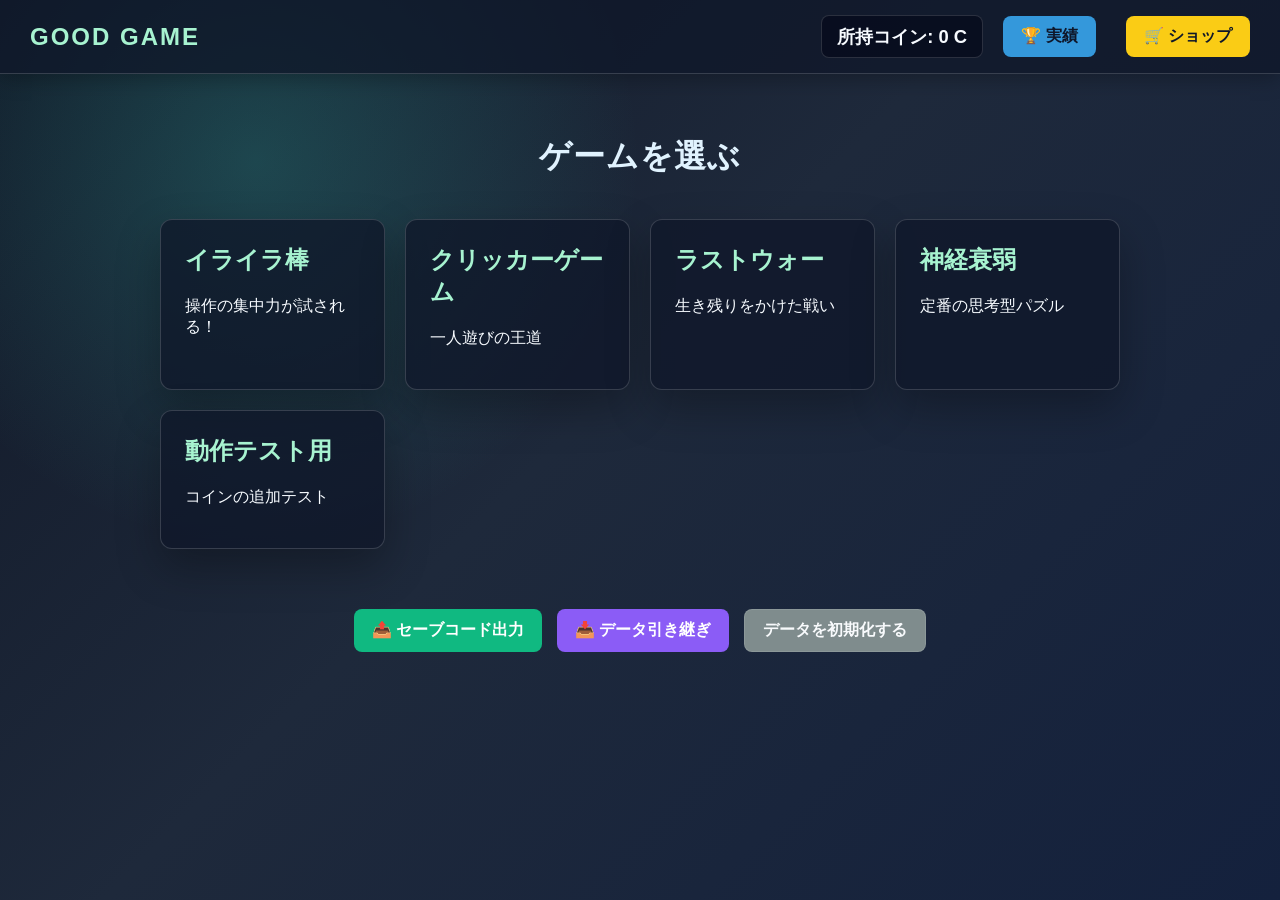
<file: index.html>
<!DOCTYPE html>
<html lang="ja">
<head>
  <meta charset="UTF-8">
  <title>GOOD GAME - ホーム</title>
  <link rel="stylesheet" href="./common/main.css">
</head>
<body>

  <header class="navbar">
    <div class="logo">GOOD GAME</div>
    
    <div id="player-title" style="text-align: center; display: none;">
      <div id="player-title-name" style="color: #fde047; font-weight: 800; font-size: 1.15rem; text-shadow: 0 0 10px rgba(253, 224, 71, 0.4);">---</div>
    </div>

    <div class="nav-right">
      <div class="coin-display">所持コイン: <span id="ui-coin">0</span> C</div>
      
      <a href="./common/achievements/index.html" class="btn shop-btn" style="background-color: #3498db; margin-right: 10px;">🏆 実績</a>
      
      <a href="./common/shop/index.html" class="btn shop-btn">🛒 ショップ</a>
    </div>
  </header>

  <main class="container">
    <h1 class="page-title">ゲームを選ぶ</h1>
    
    <div class="game-grid">
      <a href="./イライラ棒/index.html" class="game-card">
        <h2>イライラ棒</h2>
        <p>操作の集中力が試される！</p>
      </a>
      
      <a href="./マインスイーパー/index.html" class="game-card">
        <h2>クリッカーゲーム</h2>
        <p>一人遊びの王道</p>
      </a>
      
      <a href="./ラストウォー/index.html" class="game-card">
        <h2>ラストウォー</h2>
        <p>生き残りをかけた戦い</p>
      </a>
      
      <a href="./ソリティア/index.html" class="game-card">
        <h2>神経衰弱</h2>
        <p>定番の思考型パズル</p>
      </a>
      
      <a href="./test/index.html" class="game-card">
        <h2>動作テスト用</h2>
        <p>コインの追加テスト</p>
      </a>
    </div>

    <div style="text-align: center; margin-top: 60px; display: flex; justify-content: center; gap: 15px;">
      <button id="btn-export-save" class="btn" style="background-color: #10b981; color: white;">📤 セーブコード出力</button>
      <button id="btn-import-save" class="btn" style="background-color: #8b5cf6; color: white;">📥 データ引き継ぎ</button>
      <button id="btn-trigger-reset" class="btn back-btn" style="background-color: #7f8c8d;">データを初期化する</button>
    </div>

  </main>

  <div id="reset-modal" class="modal-overlay" style="display: none;">
    <div class="modal-content">
      <h2 id="modal-title">⚠️ 警告</h2>
      <p id="modal-text">すべてのデータ（所持コイン、購入したアイテム）を消去します。本当によろしいですか？</p>
      <div class="modal-buttons">
        <button id="btn-cancel-reset" class="btn back-btn">やめる</button>
        <button id="btn-next-reset" class="btn danger-btn">はい、消去します</button>
      </div>
    </div>
  </div>

  <script src="./common/master_data.js"></script>
  <script src="./common/main.js"></script>
  <script src="./common/reset.js"></script>
  <script src="./common/home.js"></script>

</body>
</html>
</file>
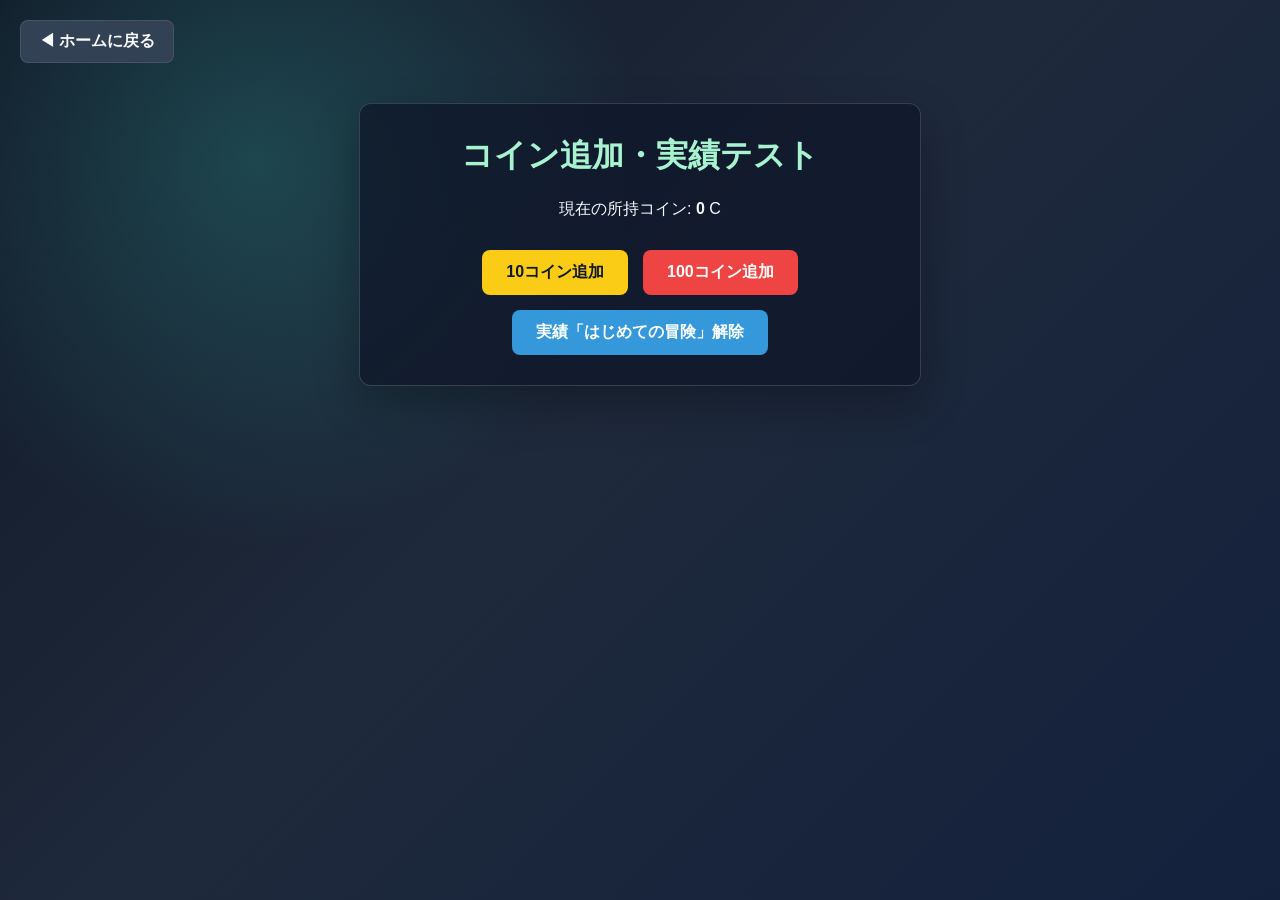
<file: test/index.html>
<!DOCTYPE html>
<html lang="ja">
<head>
  <meta charset="UTF-8">
  <title>テストゲーム</title>
  <link rel="stylesheet" href="./style.css">
</head>
<body>
  <!-- ホームに戻るボタン -->
  <a href="../index.html" class="back-btn">◀ ホームに戻る</a>

  <main class="container">
    <h1>コイン追加・実績テスト</h1>
    <p>現在の所持コイン: <strong id="ui-coin">0</strong> C</p>

    <div class="button-area">
      <button onclick="gainCoins(10)" class="action-btn">10コイン追加</button>
      <button onclick="gainCoins(100)" class="action-btn special-btn">100コイン追加</button>
      
      <!-- ★追加：実績解除テスト用ボタン -->
      <button onclick="testUnlockAchievement()" class="action-btn" style="background-color: #3498db; color: white;">実績「はじめての冒険」解除</button>
    </div>
  </main>

  <!-- まず共通システムを読み込んで GameSystem を使えるようにする -->
  <script src="../common/master_data.js"></script>
  <script src="../common/main.js"></script>
  <!-- その後に、このテストゲーム専用のJSを読み込む -->
  <script src="./main.js"></script>
</body>
</html>
</file>
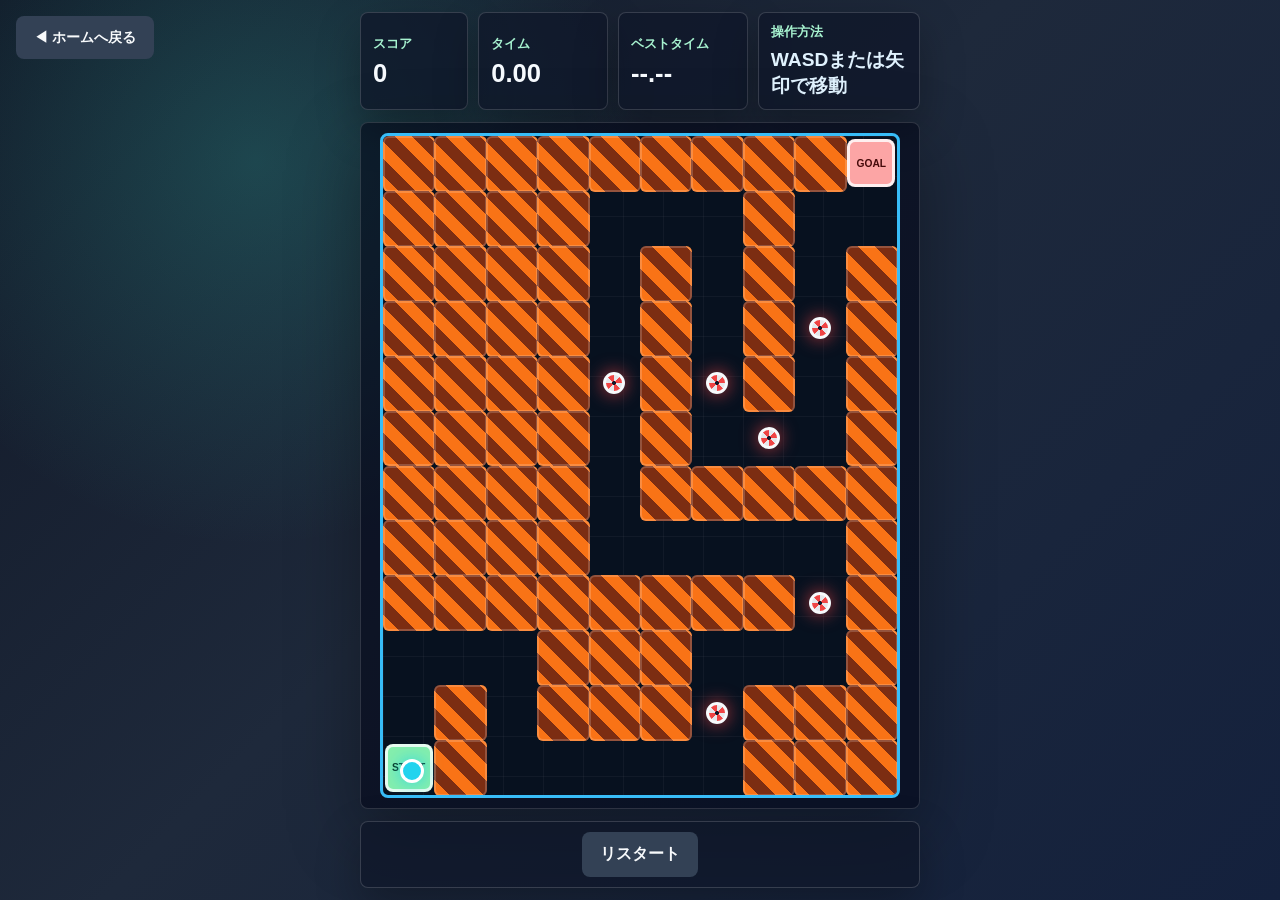
<file: イライラ棒/index.html>
<!DOCTYPE html>
<html lang="ja">
<head>
  <meta charset="UTF-8">
  <meta name="viewport" content="width=device-width, initial-scale=1.0">
  <title>イライラ棒ゲーム</title>
  <link rel="stylesheet" href="style.css">
</head>
<body>
  <a class="button-link main-back-button" href="../index.html">◀ ホームへ戻る</a>

  <main class="app">
    <section class="top-bar" aria-label="ゲーム情報">
      <div class="info-box">
        <span class="label">スコア</span>
        <span id="score" class="value">0</span>
      </div>
      <div class="info-box">
        <span class="label">タイム</span>
        <span id="time" class="value">0.00</span>
      </div>
      <div class="info-box">
        <span class="label">ベストタイム</span>
        <span id="bestTime" class="value">--.--</span>
      </div>
      <div class="info-box control-box">
        <span class="label">操作方法</span>
        <span class="control-text">WASDまたは矢印で移動</span>
      </div>
    </section>

    <section class="game-panel" aria-label="イライラ棒ゲーム">
      <div id="gameArea" class="game-area">
        <div id="startZone" class="zone start-zone">START</div>
        <div id="goalZone" class="zone goal-zone">GOAL</div>
        <div id="cursor" class="cursor" aria-hidden="true"></div>
      </div>
    </section>

    <div class="actions">
      <button id="restartButton" type="button">リスタート</button>
    </div>
  </main>
  <script src="../common/master_data.js"></script>
  <script src="../common/main.js"></script>
  <script src="script.js"></script>
</body>
</html>
</file>
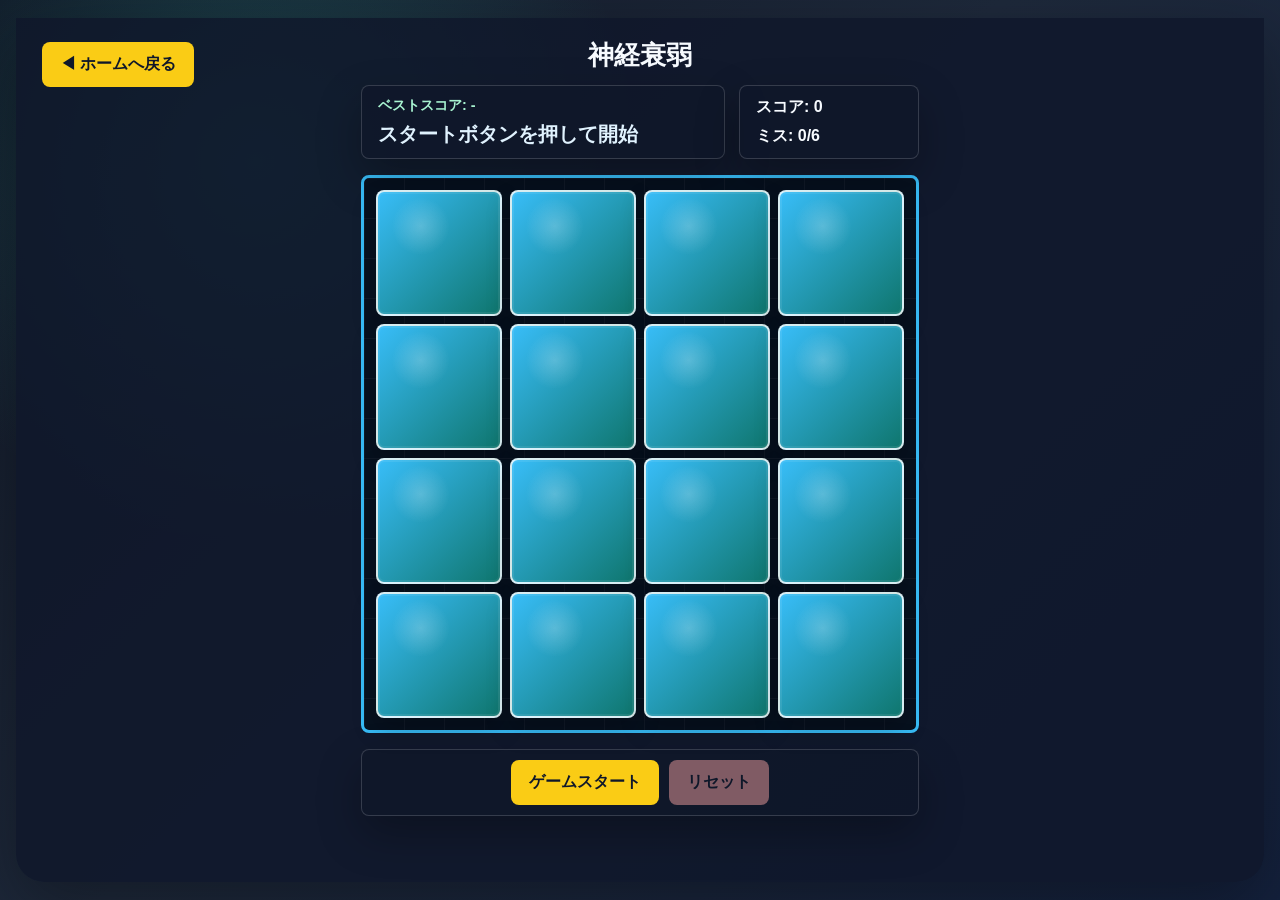
<file: ソリティア/index.html>
<!DOCTYPE html>
<html lang="ja">
<head>
    <meta charset="UTF-8">
    <meta name="viewport" content="width=device-width, initial-scale=1.0">
    <title>神経衰弱</title>
    <link rel="stylesheet" href="style.css">
</head>
<body>
    <div class="container">
        <div class="layout">
            <div class="side-nav">
                <a href="../index.html" class="home-button">◀ ホームへ戻る</a>
            </div>

            <main class="game-column">
                <h1>神経衰弱</h1>

                <div class="status-row">
                    <div class="info">
                        <div id="highScoreDisplay">ベストスコア: -</div>
                        <div id="message">スタートボタンを押して開始</div>
                    </div>
                    <div class="scores">
                        <div id="scoreDisplay">スコア: 0</div>
                        <div id="missDisplay">ミス: 0</div>
                    </div>
                </div>

                <div class="memory-game" id="gameBoard"></div>

                <div class="button-group">
                    <button id="startButton">ゲームスタート</button>
                    <button id="resetButton" disabled>リセット</button>
                </div>
            </main>

            <div class="side-spacer"></div>
        </div>
    </div>

    <script src="../common/master_data.js"></script>
    <script src="../common/main.js"></script>
    <script src="script.js"></script>
</body>
</html>
</file>
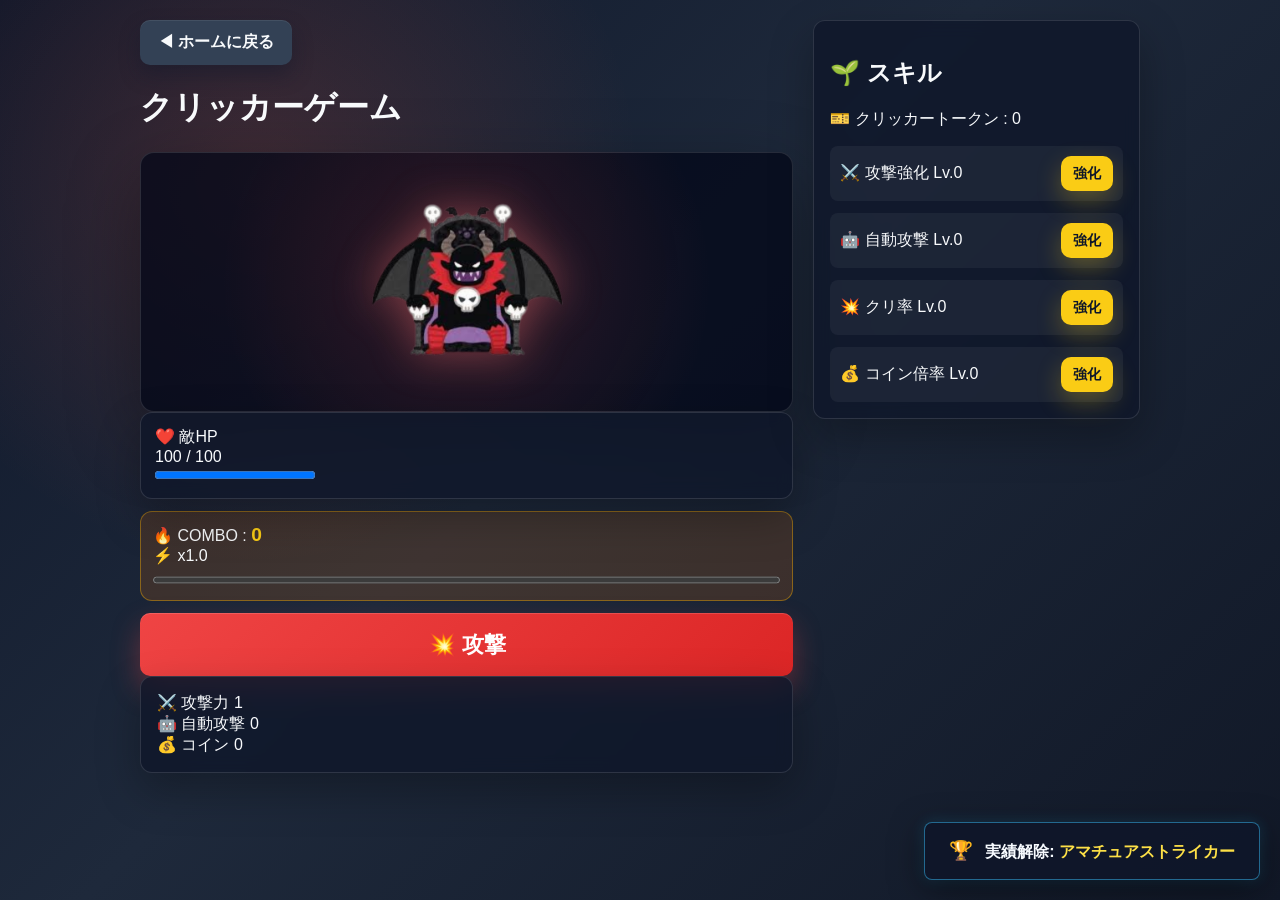
<file: マインスイーパー/index.html>
<!DOCTYPE html>
<html lang="ja">
<head>
  <meta charset="UTF-8">
  <meta name="viewport" content="width=device-width, initial-scale=1.0">
  <title>クリッカーゲーム</title>
  <link rel="stylesheet" href="style2.css">
</head>
<body>

<div id="mainGame">

  <!-- =====================
       ゲーム本体
  ====================== -->
  <div class="gameArea">

    <!-- 戻る -->
    <div class="topBar">
      <a href="../index.html">
        <button class="btn-sub">
          ◀ ホームに戻る
        </button>
      </a>
    </div>

    <!-- タイトル -->
    <h1 class="gameTitle">
      クリッカーゲーム
    </h1>

    <!-- 敵 -->
    <div id="enemyContainer">
      <img
        id="enemy"
        src="Enemy.png"
        alt="敵">
    </div>

    <!-- HP -->
    <div class="hp-container">

      <div class="sectionTitle">
        ❤️ 敵HP
      </div>

      <div id="hp">
        100 / 100
      </div>

      <progress
        id="hpBar"
        value="100"
        max="100">
      </progress>

    </div>

    <!-- コンボ -->
    <div class="combo-container">

      <div class="comboHeader">

        <div>
          🔥 COMBO :
          <span id="comboCount">0</span>
        </div>

        <div>
          ⚡
          <span id="comboMulti">
            x1.0
          </span>
        </div>

      </div>

      <progress
        id="comboBar"
        value="0"
        max="100">
      </progress>

    </div>

    <!-- 攻撃 -->
    <button
      id="attackBtn"
      class="btn-main">

      💥 攻撃

    </button>

    <!-- ステータス -->
    <div class="status-container">

      <div class="statusRow">
        <span>⚔️ 攻撃力</span>
        <span id="attack">1</span>
      </div>

      <div class="statusRow">
        <span>🤖 自動攻撃</span>
        <span id="auto">0</span>
      </div>

      <div class="statusRow">
        <span>💰 コイン</span>
        <span id="coin">0</span>
      </div>

    </div>

  </div>

  <!-- =====================
       スキル
  ====================== -->
  <div class="panel" id="skillPanel">

    <h2>🌱 スキル</h2>

    <p>
      🎫 クリッカートークン :
      <span id="seedCount">0</span>
    </p>

    <div class="skillRow">
      <span>
        ⚔️ 攻撃強化
        Lv.<span id="attackSkillLv">0</span>
      </span>

      <button id="attackSkillBtn">
        強化
      </button>
    </div>

    <div class="skillRow">
      <span>
        🤖 自動攻撃
        Lv.<span id="autoSkillLv">0</span>
      </span>

      <button id="autoSkillBtn">
        強化
      </button>
    </div>

    <div class="skillRow">
      <span>
        💥 クリ率
        Lv.<span id="critSkillLv">0</span>
      </span>

      <button id="critSkillBtn">
        強化
      </button>
    </div>

    <div class="skillRow">
      <span>
        💰 コイン倍率
        Lv.<span id="coinSkillLv">0</span>
      </span>

      <button id="coinSkillBtn">
        強化
      </button>
    </div>

  </div>

</div>

<!-- 共通 -->
<script src="../common/master_data.js"></script>
<script src="../common/main.js"></script>

<!-- このゲーム用 -->
<script src="./script2.js"></script>

</body>
</html>
</file>
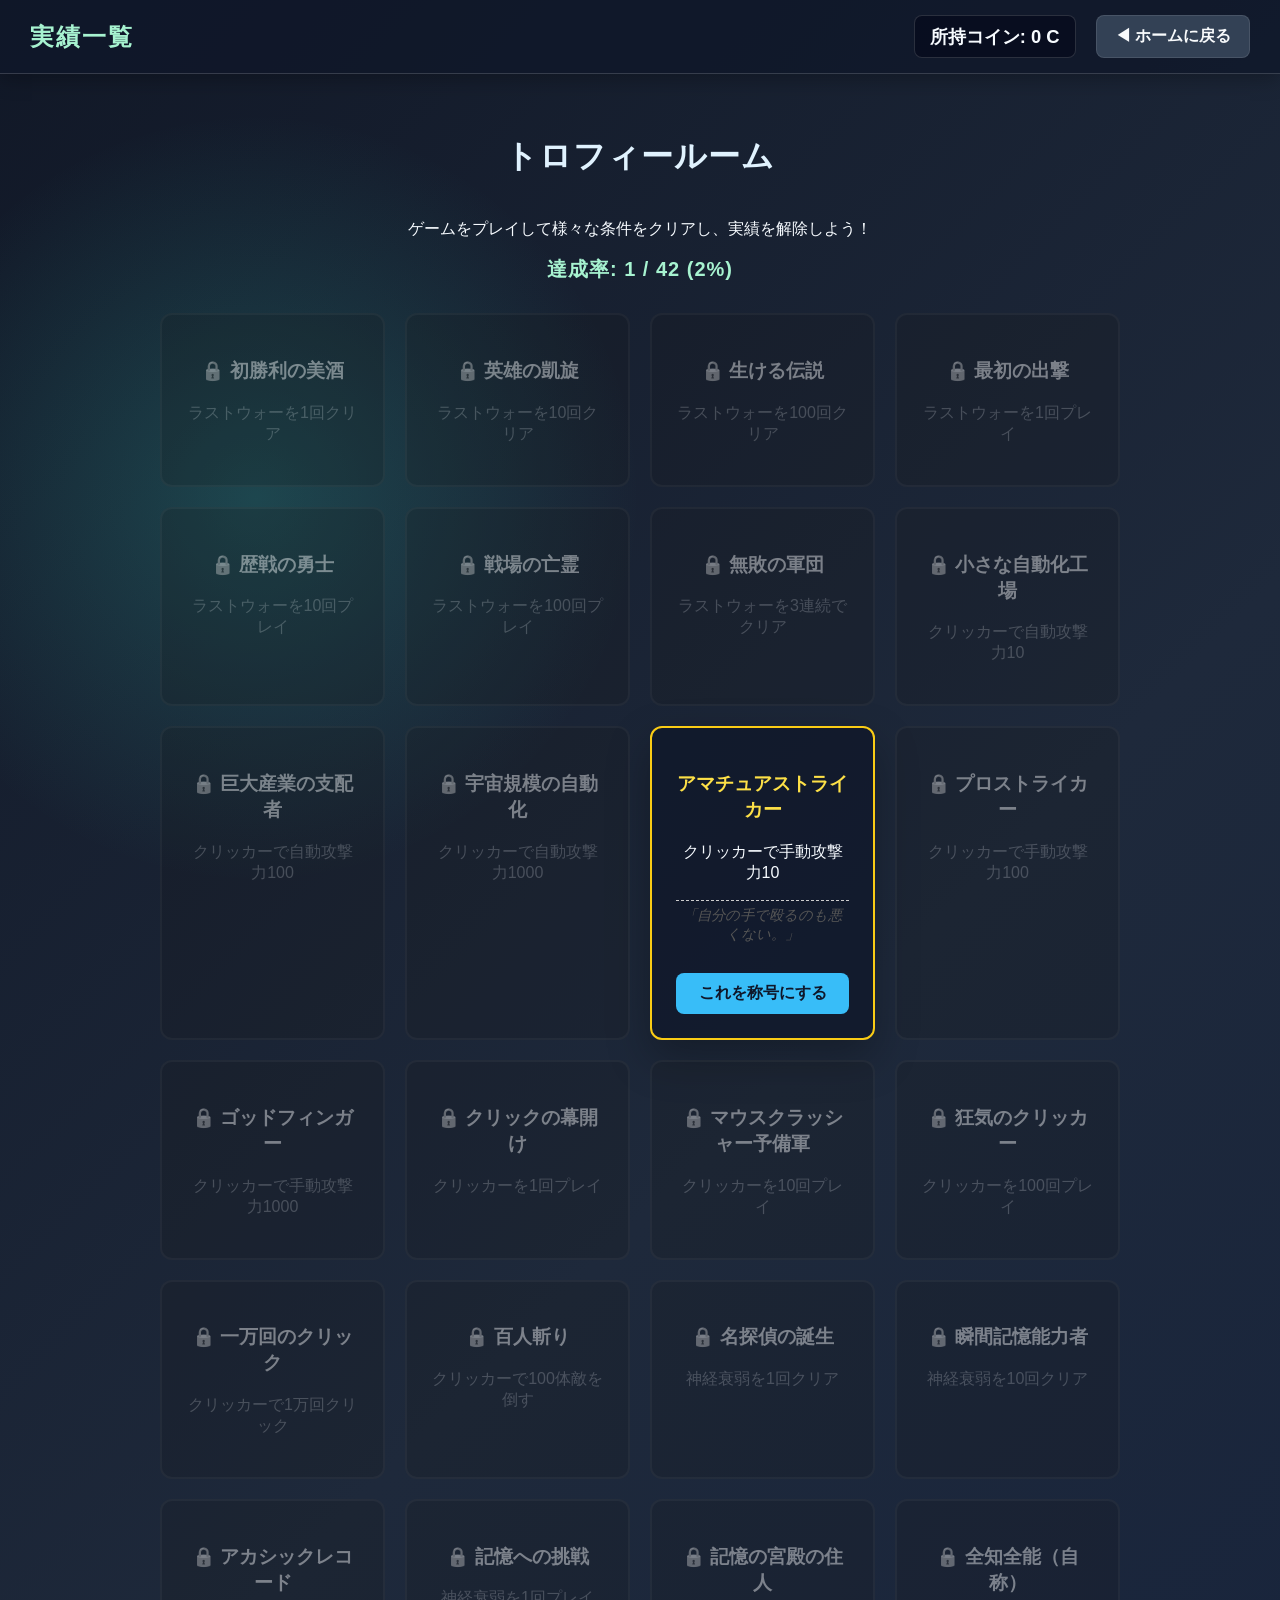
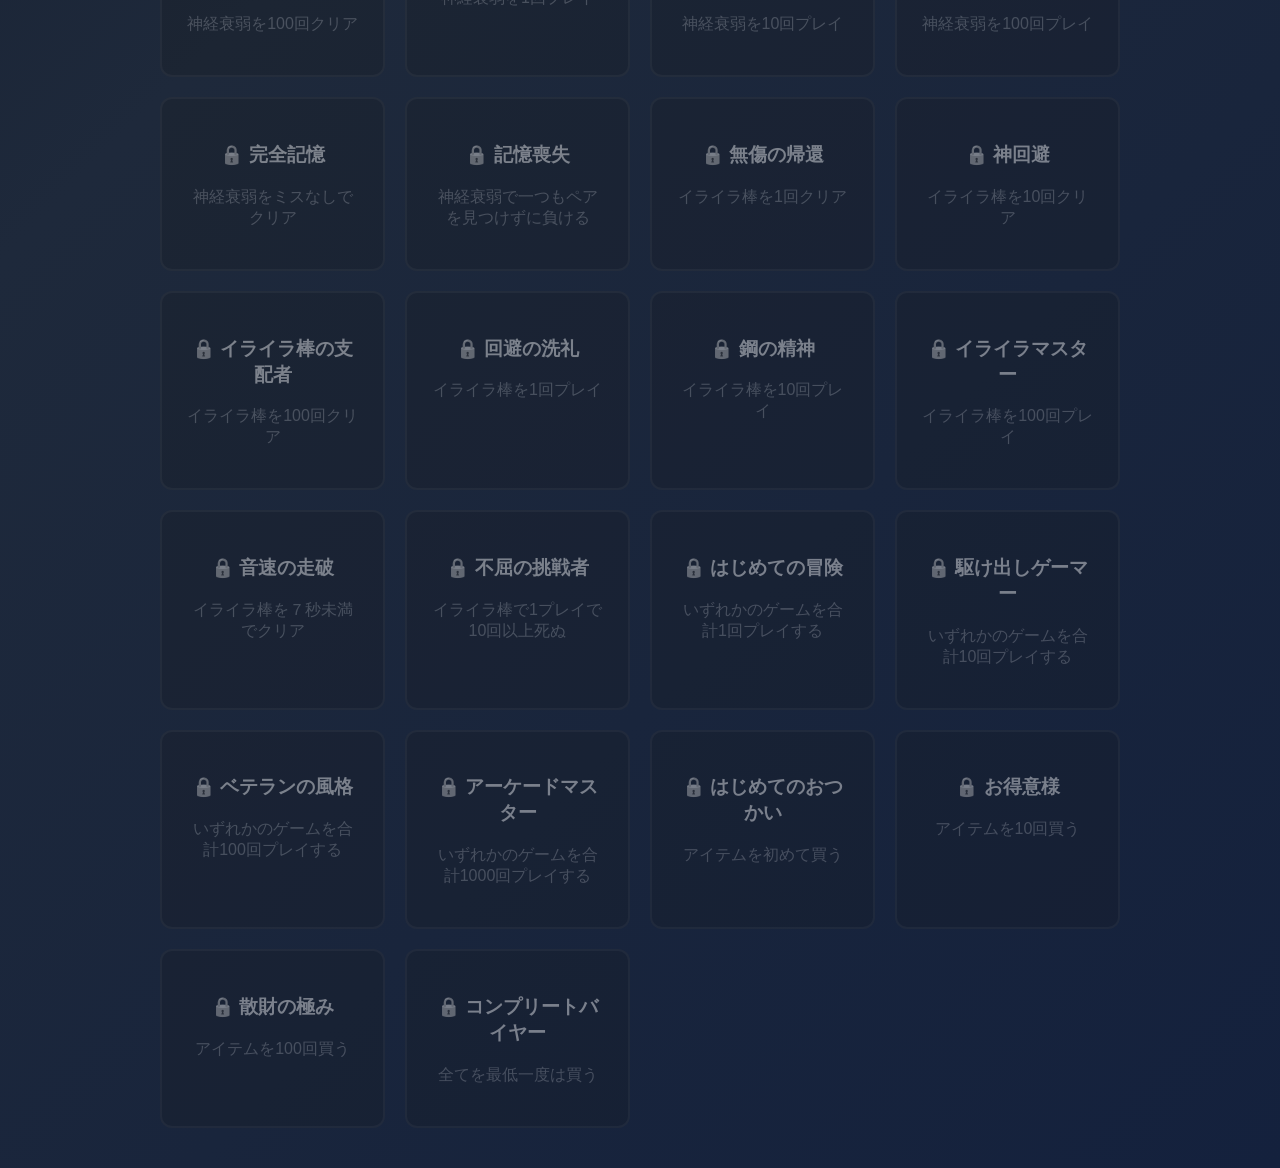
<file: common/achievements/index.html>
<!DOCTYPE html>
<html lang="ja">
<head>
  <meta charset="UTF-8">
  <title>GOOD GAME - 実績</title>
  <link rel="stylesheet" href="../main.css">
</head>
<body>
  <header class="navbar">
    <div class="logo">実績一覧</div>
    <div class="nav-right">
      <div class="coin-display">所持コイン: <span id="ui-coin">0</span> C</div>
      <a href="../../index.html" class="btn back-btn">◀ ホームに戻る</a>
    </div>
  </header>

  <main class="container">
    <h1 class="page-title">トロフィールーム</h1>
    <p style="text-align: center;">ゲームをプレイして様々な条件をクリアし、実績を解除しよう！</p>
    
    <div id="achievement-progress" style="text-align: center; margin-top: 15px; margin-bottom: 30px; font-size: 1.25rem; font-weight: bold; color: #a7f3d0; letter-spacing: 1px;">
      達成率: -- / -- (--%)
    </div>
    
    <div id="achievement-list" class="achievement-grid">
    </div>
  </main>
  <script src="../master_data.js"></script>
  <script src="../main.js"></script>
  <script src="./achievements.js"></script>
</body>
</html>
</file>
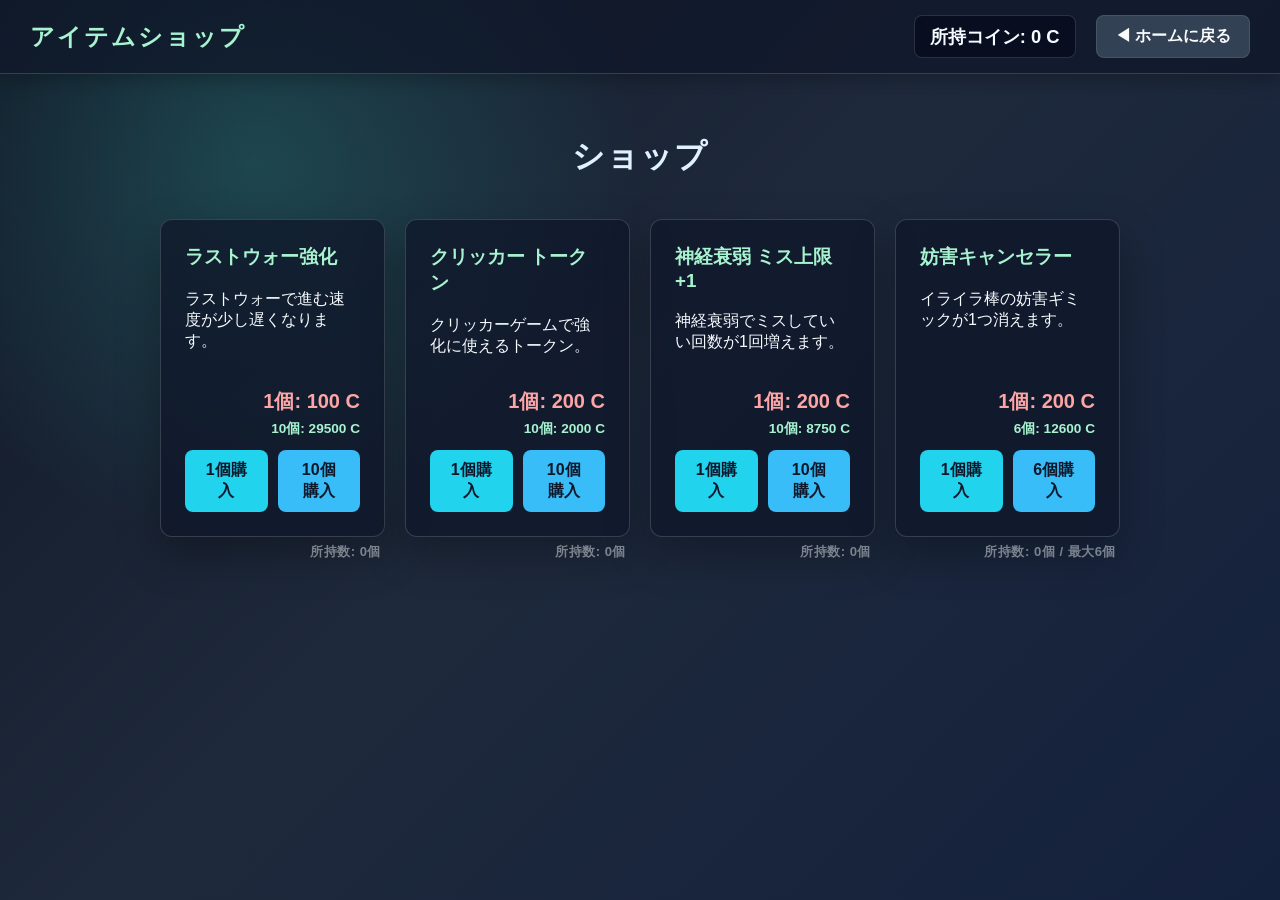
<file: common/shop/index.html>
<!DOCTYPE html>
<html lang="ja">
<head>
  <meta charset="UTF-8">
  <title>GOOD GAME - ショップ</title>
  <link rel="stylesheet" href="../main.css">
</head>
<body>
  <header class="navbar">
    <div class="logo">アイテムショップ</div>
    <div class="nav-right">
      <div class="coin-display">所持コイン: <span id="ui-coin">0</span> C</div>
      <a href="../../index.html" class="btn back-btn">◀ ホームに戻る</a>
    </div>
  </header>

  <main class="container">
    <h1 class="page-title">ショップ</h1>
    
    <div id="shop-list" class="shop-grid"></div>
    
  </main>
  <script src="../master_data.js"></script>
  <script src="../main.js"></script>
  <script src="./shop.js"></script>
</body>
</html>
</file>
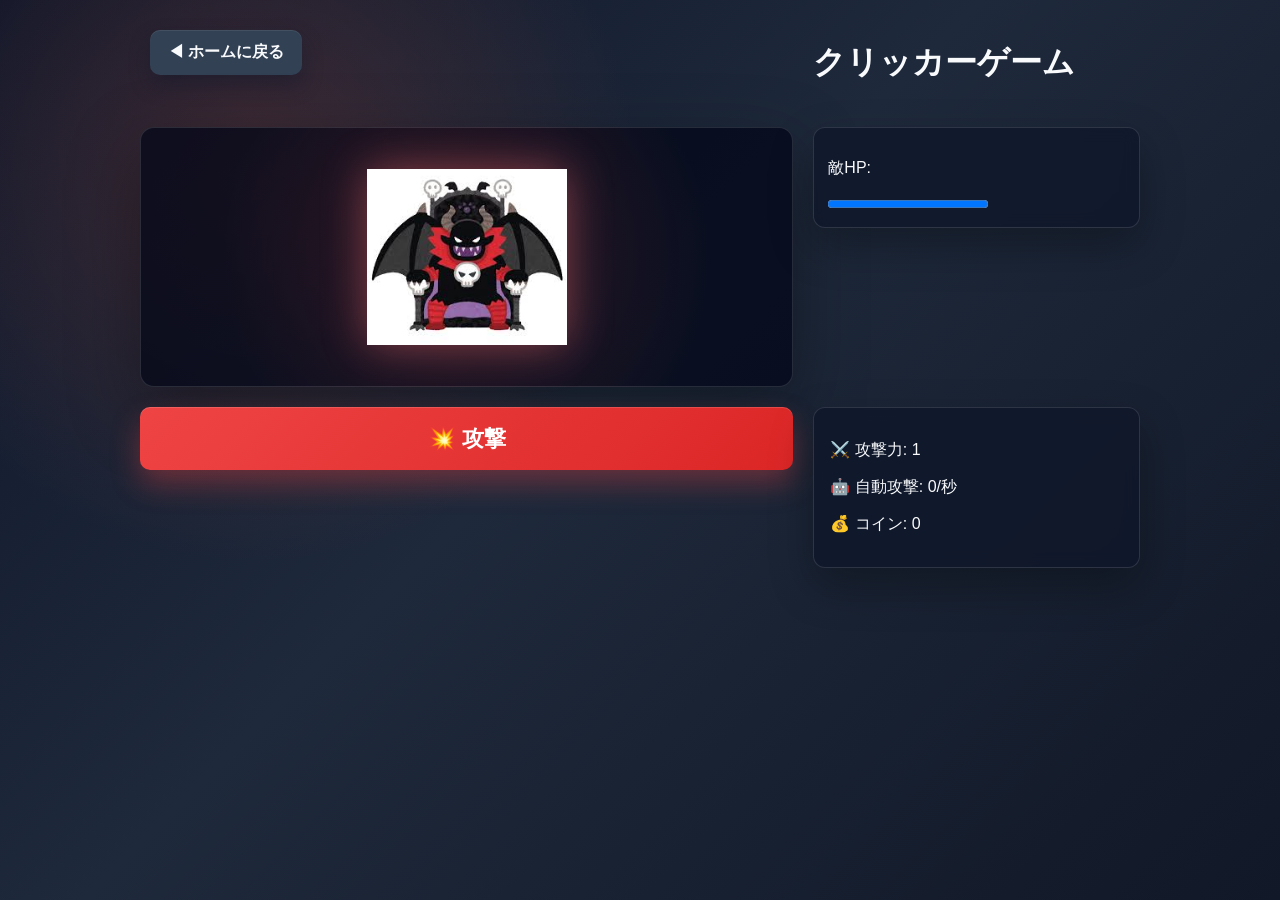
<file: マインスイーパー/index2.html>
<!DOCTYPE html>
<html lang="ja">
<head>
  <meta charset="UTF-8">
  <meta name="viewport" content="width=device-width, initial-scale=1.0">
  <title>クリッカーゲーム</title>
  <link rel="stylesheet" href="style2.css">
</head>
<body>

<!-- ===== メイン ===== -->
<div id="mainGame">
  <!-- ホームに戻るボタン -->
  <div style="text-align: left; margin: 10px;">
    <a href="../index2.html"><button class="btn-sub">◀ ホームに戻る</button></a>
  </div>

  <h1>クリッカーゲーム</h1>

  <!-- 敵のイラスト（画像）エリア -->
  <div id="enemyContainer">
    <!-- ⚠️ src="slime.png" を、用意した画像ファイル名や画像URLに書き換えてください -->
    <img id="enemy" src="slime.png" alt="敵のイラスト">
  </div>

  <!-- HPバー -->
  <div class="hp-container">
    <p>敵HP: <span id="hp"></span></p>
    <progress id="hpBar" value="100" max="100"></progress>
  </div>
  
  <button id="attackBtn" class="btn-main">💥 攻撃</button>

  <!-- ステータス表示 -->
  <div class="status-container">
    <p>⚔️ 攻撃力: <span id="attack">1</span></p>
    <p>🤖 自動攻撃: <span id="auto">0</span>/秒</p>
    <p>💰 コイン: <span id="coin">0</span></p>
  </div>

</div>

<script src="script2.js"></script>
</body>
</html>
</file>
<file: common/main.css>
/* =========================================
   アプリ全体の基本設定
   ========================================= */
* {
  box-sizing: border-box;
}

body {
  margin: 0;
  font-family: "Hiragino Kaku Gothic ProN", "Yu Gothic", Meiryo, sans-serif;
  color: #f7fbff;
  /* 参考CSSと同じ、サイバー調のグラデーション背景 */
  background:
    radial-gradient(circle at 20% 18%, rgba(55, 210, 190, 0.22), transparent 24rem),
    linear-gradient(135deg, #111827 0%, #1e293b 46%, #14213d 100%);
  min-height: 100vh;
}

a {
  text-decoration: none;
  color: inherit;
}

/* =========================================
   ヘッダー（ナビゲーションバー）
   ========================================= */
.navbar {
  display: flex;
  justify-content: space-between;
  align-items: center;
  /* 少し透けるダークパネル */
  background: rgba(15, 23, 42, 0.76);
  border-bottom: 1px solid rgba(255, 255, 255, 0.16);
  padding: 15px 30px;
  box-shadow: 0 4px 20px rgba(0, 0, 0, 0.28);
}

.logo {
  font-size: 24px;
  font-weight: 900;
  letter-spacing: 2px;
  color: #a7f3d0; /* アクセントのミントグリーン */
}

.nav-right {
  display: flex;
  align-items: center;
  gap: 20px;
}

.coin-display {
  font-weight: 800;
  font-size: 1.15rem;
  background: rgba(2, 6, 23, 0.58);
  border: 1px solid rgba(255, 255, 255, 0.14);
  padding: 8px 15px;
  border-radius: 8px;
}

/* =========================================
   ボタンの共通デザイン
   ========================================= */
.btn {
  display: inline-block;
  border: 0;
  border-radius: 8px;
  padding: 10px 18px;
  font: inherit;
  font-weight: 700;
  cursor: pointer;
  text-align: center;
  transition: transform 0.16s ease, background 0.16s ease, box-shadow 0.16s ease;
}

.btn:hover:not(:disabled) {
  transform: translateY(-2px);
}

/* 各種ボタンのカラーリング */
.shop-btn {
  background: #facc15;
  color: #0f172a;
}
.shop-btn:hover { background: #fde047; }

.back-btn {
  background: #334155;
  color: #f8fafc;
  border: 1px solid rgba(255, 255, 255, 0.1);
}
.back-btn:hover { background: #475569; }

.buy-btn {
  background: #22d3ee;
  color: #0f172a;
  width: 100%;
  margin-top: 10px;
}
.buy-btn:hover {
  background: #38bdf8;
  box-shadow: 0 0 12px rgba(56, 189, 248, 0.4);
}

/* 危険な操作用のボタン（赤） */
.danger-btn {
  background: #ef4444;
  color: #ffffff;
}
.danger-btn:hover { background: #f87171; }

/* 購入済み・上限ボタンのデザイン */
.btn:disabled, .sold-out {
  background: rgba(255, 255, 255, 0.1) !important;
  color: rgba(255, 255, 255, 0.3) !important;
  cursor: not-allowed;
  transform: none !important;
  box-shadow: none !important;
}

/* =========================================
   メインコンテンツの囲い
   ========================================= */
.container {
  max-width: 1000px;
  margin: 0 auto;
  padding: 40px 20px;
}

.page-title {
  text-align: center;
  margin-bottom: 40px;
  color: #e0f2fe;
  font-weight: 800;
  letter-spacing: 1px;
}

/* =========================================
   グリッドとカードデザイン（ゲーム・ショップ・実績）
   ========================================= */
.game-grid, .shop-grid, .achievement-grid {
  display: grid;
  grid-template-columns: repeat(auto-fit, minmax(220px, 1fr));
  gap: 20px;
}

.game-card, .shop-item, .achievement-card {
  background: rgba(15, 23, 42, 0.76);
  border: 1px solid rgba(255, 255, 255, 0.16);
  border-radius: 12px;
  padding: 24px;
  box-shadow: 0 18px 44px rgba(0, 0, 0, 0.28);
  transition: transform 0.2s ease, border-color 0.2s ease, box-shadow 0.2s ease;
  display: block;
}

.game-card:hover, .shop-item:hover, .achievement-card:hover:not(.locked) {
  transform: translateY(-4px);
  border-color: #38bdf8; /* ホバーで水色に光る */
  box-shadow: 0 18px 44px rgba(56, 189, 248, 0.15);
}

.game-card h2, .shop-item h3 {
  margin-top: 0;
  color: #a7f3d0;
  font-weight: 800;
}

/* 値段の文字は元の設定に戻す */
.shop-item .price {
  font-size: 20px;
  font-weight: 800;
  color: #fca5a5;
  text-align: right;
  margin: 15px 0 10px;
}

/* ★カード本体の設定をここに追加する★ */
.shop-item {
  display: flex;
  flex-direction: column;
  min-height: 280px; /* カードの最低限の高さを確保 */
}

/* 上のテキストエリアに余白をすべて吸収させる */
.shop-item .item-info {
  flex-grow: 1;
}

/* =========================================
   モーダル（リセット確認など）
   ========================================= */
.modal-overlay {
  position: fixed;
  top: 0;
  left: 0;
  width: 100vw;
  height: 100vh;
  background: rgba(2, 6, 23, 0.85); /* より暗く深い背景 */
  backdrop-filter: blur(4px); /* 背景をぼかす */
  display: flex;
  justify-content: center;
  align-items: center;
  z-index: 9999;
}

.modal-content {
  background: rgba(15, 23, 42, 0.95);
  border: 1px solid rgba(255, 255, 255, 0.16);
  padding: 30px;
  border-radius: 12px;
  text-align: center;
  max-width: 400px;
  width: 90%;
  box-shadow: 0 24px 70px rgba(0, 0, 0, 0.5);
}

.modal-content h2 {
  color: #fca5a5;
  margin-top: 0;
}

.modal-buttons {
  display: flex;
  justify-content: center;
  gap: 15px;
  margin-top: 25px;
}

/* =========================================
   実績画面専用のデザイン
   ========================================= */
.achievement-card {
  text-align: center;
  border: 2px solid #facc15; /* デフォルト（解除済み）は少し太い金枠 */
}

.achievement-card h3 {
  color: #fde047;
}

/* ★未開放（ロック状態）のデザイン */
.achievement-card.locked {
  background: rgba(15, 23, 42, 0.4);
  border: 2px solid rgba(255, 255, 255, 0.08);
  filter: grayscale(100%);
  opacity: 0.5;
  box-shadow: none;
}

.achievement-card.locked:hover {
  transform: none; /* ロック中はホバーで浮かない */
  border-color: rgba(255, 255, 255, 0.08);
}

.achievement-card.locked h3::before {
  content: "🔒 ";
}

.achievement-card.locked .ach-desc {
  color: rgba(255, 255, 255, 0.4);
}
</file>
<file: test/style.css>
/* =========================================
   テスト画面の基本設定
   ========================================= */
body {
  margin: 0;
  padding: 20px;
  font-family: "Hiragino Kaku Gothic ProN", "Yu Gothic", Meiryo, sans-serif;
  color: #f7fbff;
  /* メイン画面と同じサイバー調のグラデーション背景 */
  background:
    radial-gradient(circle at 20% 18%, rgba(55, 210, 190, 0.22), transparent 24rem),
    linear-gradient(135deg, #111827 0%, #1e293b 46%, #14213d 100%);
  min-height: 100vh;
  box-sizing: border-box;
}

/* 戻るボタン（メインのCSSと統一） */
.back-btn {
  display: inline-block;
  padding: 10px 18px;
  background: #334155;
  color: #f8fafc;
  text-decoration: none;
  border: 1px solid rgba(255, 255, 255, 0.1);
  border-radius: 8px;
  font-weight: 700;
  transition: transform 0.16s ease, background 0.16s ease;
}

.back-btn:hover {
  background: #475569;
  transform: translateY(-2px);
}

/* メインコンテンツの囲い（グラスモーフィズム調） */
.container {
  max-width: 500px;
  margin: 40px auto;
  background: rgba(15, 23, 42, 0.76);
  border: 1px solid rgba(255, 255, 255, 0.16);
  padding: 30px;
  border-radius: 12px;
  box-shadow: 0 18px 44px rgba(0, 0, 0, 0.28);
  text-align: center;
}

/* テスト画面の見出しカラー */
.container h1 {
  color: #a7f3d0;
  margin-top: 0;
}

.button-area {
  margin-top: 30px;
  display: flex;
  justify-content: center;
  flex-wrap: wrap; /* 画面が狭い時にボタンが折り返すように追加 */
  gap: 15px;
}

/* =========================================
   アクションボタンのデザイン
   ========================================= */
.action-btn {
  padding: 12px 24px;
  font-size: 16px;
  font-weight: 700;
  border: 0;
  border-radius: 8px;
  cursor: pointer;
  background: #facc15;
  color: #0f172a;
  transition: transform 0.1s ease, background 0.16s ease, box-shadow 0.16s ease;
}

.action-btn:hover {
  background: #fde047;
  transform: translateY(-2px);
}

.action-btn:active {
  transform: scale(0.95); /* 押した時に少し凹むアニメーション */
}

/* 特別なボタン（赤色のアクセント） */
.special-btn {
  background: #ef4444;
  color: #ffffff;
}

.special-btn:hover {
  background: #f87171;
  box-shadow: 0 0 12px rgba(239, 68, 68, 0.4); /* ホバー時に赤く発光する */
}
</file>
<file: イライラ棒/style.css>
/* ページ全体の基本設定です。 */
* {
  box-sizing: border-box;
}

html,
body {
  width: 100%;
  height: 100%;
}

body {
  margin: 0;
  height: 100vh;
  overflow: hidden;
  font-family: "Hiragino Kaku Gothic ProN", "Yu Gothic", Meiryo, sans-serif;
  color: #f7fbff;
  background:
    radial-gradient(circle at 20% 18%, rgba(55, 210, 190, 0.22), transparent 24rem),
    linear-gradient(135deg, #111827 0%, #1e293b 46%, #14213d 100%);
}

/* ボタンとリンクボタンの見た目をそろえます。 */
button,
.button-link {
  border: 0;
  border-radius: 8px;
  padding: 12px 18px;
  font: inherit;
  font-weight: 700;
  color: #f8fafc;
  background: #334155;
  cursor: pointer;
  text-decoration: none;
  transition: transform 0.16s ease, background 0.16s ease;
}

button:hover,
.button-link:hover {
  transform: translateY(-1px);
  background: #475569;
}

/* ゲーム全体を縦長画面として中央に固定します。 */
.app {
  display: grid;
  grid-template-rows: auto minmax(0, 1fr) auto;
  gap: 12px;
  width: min(560px, calc(100% - 24px));
  height: 100vh;
  margin: 0 auto;
  padding: 12px 0;
}

/* スコアと操作説明を縦画面に収まる4列で表示します。 */
.top-bar {
  display: grid;
  grid-template-columns: 1fr 1.2fr 1.2fr 1.5fr;
  gap: 10px;
  align-items: stretch;
  margin-bottom: 0;
}

.info-box,
.actions {
  min-height: 64px;
  border: 1px solid rgba(255, 255, 255, 0.16);
  border-radius: 8px;
  background: rgba(15, 23, 42, 0.76);
  box-shadow: 0 18px 44px rgba(0, 0, 0, 0.28);
}

.info-box {
  display: flex;
  flex-direction: column;
  justify-content: center;
  padding: 10px 12px;
}

.label {
  margin-bottom: 6px;
  color: #a7f3d0;
  font-size: 0.82rem;
  font-weight: 700;
}

.value {
  font-size: clamp(1.15rem, 2vw, 1.65rem);
  font-weight: 800;
}

.control-box {
  min-width: 0;
}

.control-text {
  font-size: clamp(0.95rem, 1.5vw, 1.2rem);
  font-weight: 800;
  color: #e0f2fe;
}

.actions {
  display: flex;
  gap: 10px;
  align-items: center;
  justify-content: center;
  margin-top: 0;
  padding: 10px;
}

/* ゲーム盤を囲む外側の枠です。 */
.game-panel {
  display: grid;
  place-items: center;
  min-height: 0;
  padding: 10px;
  border: 1px solid rgba(255, 255, 255, 0.14);
  border-radius: 8px;
  background: rgba(2, 6, 23, 0.58);
  box-shadow: 0 24px 70px rgba(0, 0, 0, 0.34);
}

/* 実際にプレイヤー、壁、障害物が置かれるゲームエリアです。 */
.game-area {
  position: relative;
  overflow: hidden;
  width: min(100%, 520px, calc((100vh - 180px) * 0.75));
  margin: 0 auto;
  aspect-ratio: 3 / 4;
  height: auto;
  max-height: 100%;
  min-height: 0;
  border: 3px solid #38bdf8;
  border-radius: 8px;
  background:
    linear-gradient(90deg, rgba(255, 255, 255, 0.04) 1px, transparent 1px),
    linear-gradient(rgba(255, 255, 255, 0.04) 1px, transparent 1px),
    #07111f;
  background-size: 40px 40px;
}

/* STARTとGOALの共通デザインです*/
.zone {
  position: absolute;
  z-index: 3;
  display: grid;
  place-items: center;
  border: 3px solid rgba(255, 255, 255, 0.82);
  border-radius: 8px;
  font-weight: 900;
  letter-spacing: 0;


  font-size: 0.8rem;
}

.start-zone {
  color: #052e16;
  background: #86efac;
}

.goal-zone {
  color: #450a0a;
  background: #fca5a5;
}

/* 操作するプレイヤーです。JavaScriptで位置を動かします。 */
.cursor {
  position: absolute;
  z-index: 4;
  display: none;
  width: 24px;
  height: 24px;
  border: 3px solid #ffffff;
  border-radius: 50%;
  background: #22d3ee;
  box-shadow: 0 0 18px rgba(34, 211, 238, 0.95);
  pointer-events: none;
  transform: translate(-50%, -50%);
}

/* JavaScriptで生成される壁です。触れるとミスになります。 */
.wall {
  position: absolute;
  z-index: 2;
  border-radius: 6px;
  background: repeating-linear-gradient(
    45deg,
    #f97316 0 12px,
    #7c2d12 12px 24px
  );
  box-shadow: inset 0 0 0 2px rgba(255, 255, 255, 0.18);
}

/* JavaScriptで生成されるカッターの配置枠です。 */
.hazard {
  position: absolute;
  z-index: 3;
  display: grid;
  place-items: center;
  pointer-events: none;
}

.hazard.is-horizontal {
  animation-name: cutter-horizontal;
  animation-timing-function: ease-in-out;
  animation-iteration-count: infinite;
  animation-direction: alternate;
}

.hazard.is-vertical {
  animation-name: cutter-vertical;
  animation-timing-function: ease-in-out;
  animation-iteration-count: infinite;
  animation-direction: alternate;
}

/* 回転して見えるカッター本体です。 */
.cutter-blade {
  width: 100%;
  height: 100%;
  border: 3px solid #f8fafc;
  border-radius: 50%;
  background:
    radial-gradient(circle, #0f172a 0 17%, transparent 18%),
    conic-gradient(#e5e7eb 0 12%, #ef4444 12% 25%, #e5e7eb 25% 37%, #ef4444 37% 50%, #e5e7eb 50% 62%, #ef4444 62% 75%, #e5e7eb 75% 87%, #ef4444 87% 100%);
  box-shadow: 0 0 18px rgba(239, 68, 68, 0.8);
  animation: cutter-spin 0.5s linear infinite;
}

@keyframes cutter-horizontal {
  from {
    transform: translateX(-22px);
  }

  to {
    transform: translateX(22px);
  }
}

@keyframes cutter-vertical {
  from {
    transform: translateY(-22px);
  }

  to {
    transform: translateY(22px);
  }
}

@keyframes cutter-spin {
  to {
    transform: rotate(360deg);
  }
}

/* プレイ中はゲームエリアの枠色を変えます。 */
.game-area.is-playing {
  border-color: #86efac;
}

/* ミスした時にゲームエリアを揺らします。 */
.game-area.is-danger {
  animation: shake 0.22s linear;
}

@keyframes shake {
  0%,
  100% {
    transform: translateX(0);
  }

  25% {
    transform: translateX(-8px);
  }

  75% {
    transform: translateX(8px);
  }
}

/* 画面が狭い時は縦並びにして見やすくします。 */
@media (max-width: 420px) {
  .app {
    gap: 8px;
    padding: 8px 0;
  }

  .top-bar {
    grid-template-columns: 1fr 1fr;
    gap: 8px;
  }

  .info-box,
  .actions {
    min-height: 54px;
  }

  .info-box {
    padding: 8px 10px;
  }

  .label {
    margin-bottom: 3px;
    font-size: 0.75rem;
  }

  .control-text {
    font-size: 0.9rem;
  }

  .actions {
    justify-content: stretch;
    padding: 8px;
  }

  .actions button {
    flex: 1;
    padding-inline: 10px;
  }

  .game-panel {
    padding: 10px;
  }

  .zone {
    font-size: 0.9rem;
  }
}

/* 📌 「◀ メイン画面へ」ボタンを画面の左上に絶対配置する設定 */
.main-back-button {
  position: absolute;   /* 画面全体の絶対位置で配置 */
  left: 16px;           /* 左端からの隙間 */
  top: 16px;            /* 上端からの隙間 */
  z-index: 100;         /* 他の要素より手前に表示 */
  padding: 12px 18px;    /* 邪魔にならないよう少しだけ小ぶりに */
  font-size: 0.88rem;   /* 文字サイズを調整 */
}

/* 画面サイズが小さい（スマホなど）時は、ゲーム画面と重ならないようさらにコンパクトに */
@media (max-width: 768px) {
  .main-back-button {
    left: 8px;
    top: 8px;
    padding: 6px 10px;
    font-size: 0.8rem;
  }
}
</file>
<file: ソリティア/style.css>
* {
    box-sizing: border-box;
}

body {
    margin: 0;
    min-height: 100vh;
    padding: 18px 16px;
    font-family: "Hiragino Kaku Gothic ProN", "Yu Gothic", Meiryo, sans-serif;
    color: #f7fbff;
    background:
        radial-gradient(circle at 20% 18%, rgba(55, 210, 190, 0.22), transparent 24rem),
        linear-gradient(135deg, #111827 0%, #1e293b 46%, #14213d 100%);
}

.container {
    width: min(1900px, calc(100vw - 32px));
    min-height: calc(100vh - 36px);
    margin: 0 auto;
    padding: 20px 26px;
    border-radius: 0 0 28px 28px;
    background: rgba(15, 23, 42, 0.82);
    box-shadow: 0 24px 70px rgba(0, 0, 0, 0.34);
    text-align: center;
}

.layout {
    display: grid;
    grid-template-columns: minmax(180px, 1fr) minmax(560px, 760px) minmax(180px, 1fr);
    gap: 26px;
    align-items: start;
    justify-content: center;
}

.side-nav,
.side-spacer {
    min-width: 0;
}

.side-nav {
    display: flex;
    justify-content: flex-start;
    padding-top: 4px;
}

.game-column {
    width: 100%;
}

h1 {
    margin: 0 0 12px;
    color: #f7fbff;
    font-size: clamp(1.45rem, 2vw, 2rem);
    font-weight: 900;
    letter-spacing: 0;
}

.status-row {
    display: grid;
    grid-template-columns: 1fr 180px;
    align-items: stretch;
    gap: 14px;
    width: min(100%, 62vh, 620px);
    margin-right: auto;
    margin-bottom: 16px;
    margin-left: auto;

}

.info,
.scores {
    min-height: 66px;
    border: 1px solid rgba(255, 255, 255, 0.16);
    border-radius: 8px;
    background: rgba(15, 23, 42, 0.76);
    box-shadow: 0 18px 44px rgba(0, 0, 0, 0.28);
}

.info {
    display: flex;
    flex-direction: column;
    justify-content: center;
    align-items: flex-start;
    gap: 6px;
    min-width: 0;
    padding: 10px 16px;
    text-align: left;
}

#highScoreDisplay {
    color: #a7f3d0;
    font-size: 0.9rem;
    font-weight: 800;
}

#message {
    color: #e0f2fe;
    font-size: clamp(1rem, 2vw, 1.25rem);
    font-weight: 800;
}

.scores {
    display: flex;
    flex-direction: column;
    justify-content: center;
    align-items: flex-start;
    gap: 8px;
    padding: 10px 16px;
}

#missDisplay,
#scoreDisplay {
    color: #f7fbff;
    font-size: 1rem;
    font-weight: 800;
    white-space: nowrap;
}

.memory-game {
    display: grid;
    grid-template-columns: repeat(4, 1fr);
    grid-template-rows: repeat(4, 1fr);
    gap: 8px;
    width: min(100%, 62vh, 620px);
    aspect-ratio: 1 / 1;
    margin: 0 auto;
    padding: 12px;
    border: 3px solid #38bdf8;
    border-radius: 8px;
    background:
        linear-gradient(90deg, rgba(255, 255, 255, 0.04) 1px, transparent 1px),
        linear-gradient(rgba(255, 255, 255, 0.04) 1px, transparent 1px),
        #07111f;
    background-size: 40px 40px;
}

.card {
    position: relative;
    cursor: pointer;
    perspective: 1000px;
    transform-style: preserve-3d;
    aspect-ratio: 1 / 1;
    transition: transform 0.16s ease;
}

.card:hover:not(.flipped):not(.matched) {
    transform: translateY(-2px);
}

.card.flipped {
    transform: rotateY(180deg);
    pointer-events: none;
}

.card-face {
    position: absolute;
    inset: 0;
    display: flex;
    align-items: center;
    justify-content: center;
    width: 100%;
    height: 100%;
    border: 2px solid rgba(255, 255, 255, 0.82);
    border-radius: 8px;
    backface-visibility: hidden;
    font-size: clamp(1.15rem, 5vw, 2rem);
    font-weight: 900;
    box-shadow: inset 0 0 0 2px rgba(255, 255, 255, 0.08), 0 12px 24px rgba(0, 0, 0, 0.22);
}

.card-back {
    color: transparent;
    background:
        radial-gradient(circle at 35% 28%, rgba(255, 255, 255, 0.22), transparent 1.8rem),
        linear-gradient(135deg, #38bdf8, #0f766e);
}

.card-front {
    color: #0f172a;
    background: #facc15;
    transform: rotateY(180deg);
}

.card.matched {
    pointer-events: none;
    transform: rotateY(180deg);
}

.card.matched .card-front {
    background: #86efac;
}

.button-group {
    display: flex;
    justify-content: center;
    gap: 10px;
    width: min(100%, 62vh, 620px);
    margin-top: 16px;
    margin-right: auto;
    margin-left: auto;
    padding: 10px;
    border: 1px solid rgba(255, 255, 255, 0.16);
    border-radius: 8px;
    background: rgba(15, 23, 42, 0.76);
    box-shadow: 0 18px 44px rgba(0, 0, 0, 0.28);
}

#startButton,
#resetButton,
.home-button {
    border: 0;
    border-radius: 8px;
    padding: 12px 18px;
    color: #0f172a;
    background: #facc15;
    font: inherit;
    font-size: 1rem;
    font-weight: 800;
    cursor: pointer;
    text-decoration: none;
    white-space: nowrap;
    transition: transform 0.16s ease, background 0.16s ease;
}

#startButton:hover:not(:disabled),
#resetButton:hover:not(:disabled),
.home-button:hover {
    transform: translateY(-1px);
    background: #fde047;
}

#resetButton {
    background: #fca5a5;
}

#resetButton:hover:not(:disabled) {
    background: #fecaca;
}

#startButton:disabled,
#resetButton:disabled {
    cursor: not-allowed;
    opacity: 0.48;
    transform: none;
}

@media (max-width: 1120px) {
    .layout {
        grid-template-columns: 1fr;
    }

    .side-nav {
        justify-content: center;
        padding-top: 0;
    }

    .side-spacer {
        display: none;
    }

    .game-column {
        max-width: 760px;
        margin: 0 auto;
    }
}

@media (max-width: 760px) {
    body {
        padding: 18px 10px;
    }

    .container {
        padding: 14px;
        border-radius: 0 0 18px 18px;
    }

    .status-row {
        grid-template-columns: 1fr;
    }

    .scores {
        flex-direction: row;
        justify-content: space-between;
    }

    .memory-game {
        gap: 8px;
        padding: 10px;
    }

    .button-group {
        align-items: stretch;
        flex-direction: column;
    }

    #startButton,
    #resetButton,
    .home-button {
        width: 100%;
        padding-inline: 10px;
    }
}
</file>
<file: マインスイーパー/style2.css>
/* ===================================
   🌍 ページ全体の基本設定
====================================== */
* {
  box-sizing: border-box;
}

html,
body {
  width: 100%;
  height: 100%;
}

body {
  margin: 0;
  min-height: 100vh;
  overflow-x: hidden;
  user-select: none;
  font-family: "Hiragino Kaku Gothic ProN", "Yu Gothic", Meiryo, sans-serif;
  color: #f8fafc;
  background:
    radial-gradient(circle at 20% 20%, rgba(255, 99, 71, 0.18), transparent 24rem),
    linear-gradient(135deg, #0f172a 0%, #1e293b 45%, #111827 100%);

  display: flex;
  justify-content: center;
  align-items: flex-start;
  padding: 20px 12px;
}

/* ===================================
   📦 アプリ全体（横レイアウトの基準）
====================================== */
#mainGame {
  width: min(1000px, 100%);
  display: grid;
  grid-template-columns: 2fr 1fr; /* 左：ゲーム / 右：スキル */
  gap: 20px;
  align-items: start;
}

/* ===================================
   📋 共通パネルデザイン
====================================== */
.panel,
.status-container,
.hp-container {
  border: 1px solid rgba(255,255,255,0.12);
  border-radius: 12px;
  background: rgba(15, 23, 42, 0.78);
  box-shadow: 0 18px 44px rgba(0,0,0,0.28);
  backdrop-filter: blur(8px);
}

/* ===================================
   ❤️ HPエリア
====================================== */
.hp-container {
  padding: 14px;
}

/* ===================================
   📊 ステータス枠
====================================== */
.status-container {
  padding: 16px;
  text-align: left;
}

/* ===================================
   👾 敵エリア
====================================== */
#enemyContainer {
  display: grid;
  place-items: center;
  min-height: 260px;
  padding: 18px;
  border-radius: 14px;
  border: 1px solid rgba(255,255,255,0.12);
  background:
    radial-gradient(circle at center, rgba(239,68,68,0.16), transparent 70%),
    rgba(2, 6, 23, 0.72);
  box-shadow: 0 24px 70px rgba(0,0,0,0.34);
}

/* 敵画像 */
#enemy {
  width: min(200px, 50vw);
  height: auto;
  cursor: pointer;
  filter: drop-shadow(0 0 22px rgba(248, 113, 113, 0.45));

  animation: float 3s ease-in-out infinite;
  transition:
    transform 0.12s ease,
    filter 0.18s ease;
}

#enemy:hover {
  transform: scale(1.05);
  filter: drop-shadow(0 0 30px rgba(248, 113, 113, 0.8));
}

/* ===================================
   ✨ 待機アニメーション
====================================== */
@keyframes float {
  0% { transform: translateY(0px) scale(1); }
  50% { transform: translateY(-12px) scale(1.03, 0.97); }
  100% { transform: translateY(0px) scale(1); }
}

/* ===================================
   💥 被弾アニメーション
====================================== */
.enemy.hit,
#enemy.hit {
  animation: hit 0.18s ease-in-out;
}

@keyframes hit {
  0% { transform: scale(1); filter: brightness(1.8) sepia(1) hue-rotate(-45deg); }
  25% { transform: scale(1.2, 0.8) translateX(-12px); }
  75% { transform: scale(0.82, 1.18) translateX(12px); }
  100% { transform: scale(1); filter: none; }
}

/* ===================================
   🎮 ボタン共通デザイン
====================================== */
button {
  border: 0;
  border-radius: 10px;
  padding: 12px 18px;
  font: inherit;
  font-weight: 800;
  font-size: 1rem;
  color: #0f172a;
  background: #facc15;
  cursor: pointer;

  transition:
    transform 0.16s ease,
    background 0.16s ease,
    box-shadow 0.16s ease;

  box-shadow: 0 10px 24px rgba(250, 204, 21, 0.28);
}

button:hover {
  transform: translateY(-2px);
  background: #fde047;
}

button:active {
  transform: translateY(1px) scale(0.98);
}

/* ===================================
   ⚔ メイン攻撃ボタン
====================================== */
.btn-main {
  width: 100%;
  padding: 16px 22px;
  font-size: clamp(1.1rem, 2vw, 1.4rem);

  color: white;
  background: linear-gradient(135deg, #ef4444, #dc2626);

  box-shadow:
    0 14px 28px rgba(239, 68, 68, 0.35),
    inset 0 1px 0 rgba(255,255,255,0.15);
}

.btn-main:hover {
  background: linear-gradient(135deg, #f87171, #ef4444);
}

/* ===================================
   🛠 サブボタン
====================================== */
.btn-sub {
  background: #334155;
  color: #f8fafc;

  box-shadow:
    0 10px 20px rgba(15, 23, 42, 0.4),
    inset 0 1px 0 rgba(255,255,255,0.08);
}

.btn-sub:hover {
  background: #475569;
}

/* ===================================
   🌱 スキルパネル（右側）
====================================== */
#skillPanel {
  padding: 16px;
  height: fit-content;
}

/* スキル行 */
.skillRow {
  display: flex;
  justify-content: space-between;
  align-items: center;

  margin-top: 12px;
  padding: 10px;

  border-radius: 8px;
  background: rgba(255,255,255,0.05);
}

.skillRow button {
  padding: 8px 12px;
  font-size: 0.9rem;
}

/* ===================================
   📱 スマホ対応（縦レイアウトに戻す）
====================================== */
@media (max-width: 768px) {
  #mainGame {
    grid-template-columns: 1fr; /* 縦1列 */
  }
}

/* ===================================
   📱 超小型スマホ
====================================== */
@media (max-width: 480px) {
  body {
    padding: 12px 10px;
  }

  #enemyContainer {
    min-height: 200px;
  }

  #enemy {
    width: 140px;
  }

  button {
    width: 100%;
  }
}

/* =========================
   🏆 実績ポップアップ
========================= */
.achievement-popup {
  position: fixed;
  top: 20px;
  right: 20px;
  width: 260px;
  padding: 12px 14px;

  background: rgba(15, 23, 42, 0.95);
  border: 1px solid gold;
  border-radius: 12px;

  color: white;
  box-shadow: 0 20px 60px rgba(0,0,0,0.5);

  transform: translateX(120%);
  transition: transform 0.3s ease;
  z-index: 9999;
}

.achievement-popup.show {
  transform: translateX(0);
}

.ach-title {
  font-weight: 800;
  color: gold;
  margin-bottom: 6px;
}

.ach-desc {
  font-size: 0.9rem;
  margin-bottom: 6px;
}

.ach-flavor {
  font-size: 0.75rem;
  opacity: 0.7;
}

.combo-container{
  margin:12px 0;
  padding:12px;

  border-radius:12px;

  background:rgba(255,120,0,.15);
  border:1px solid rgba(255,180,0,.4);
}

#comboCount{
  color:#facc15;
  font-weight:900;
  font-size:1.2rem;
}

#comboBar{
  width:100%;
  height:14px;
  margin-top:8px;

  accent-color:#f59e0b;
}
</file>
